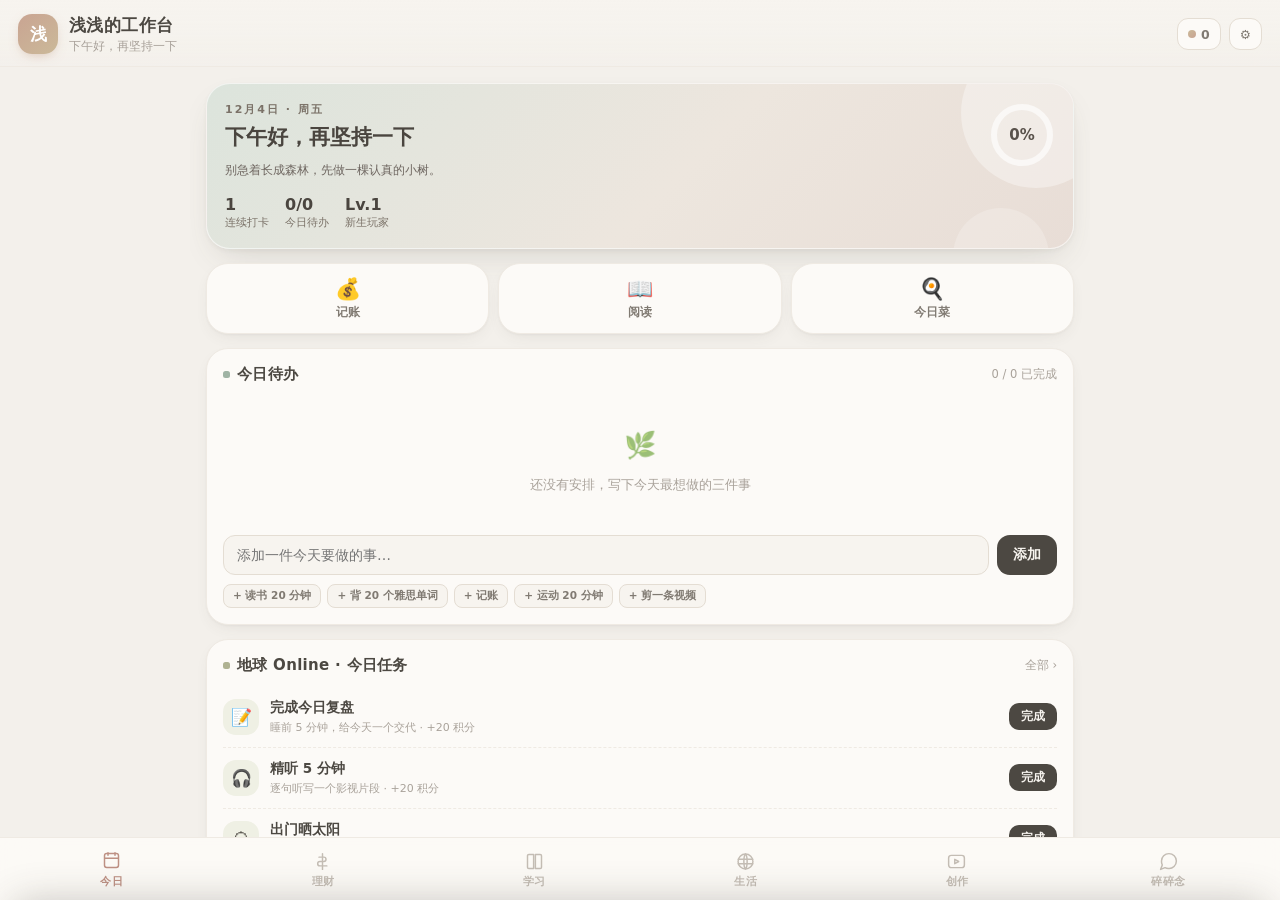
<file: index.html>
<!DOCTYPE html>
<html lang="zh-CN">
<head>
<meta charset="UTF-8" />
<meta name="viewport" content="width=device-width, initial-scale=1.0, maximum-scale=1.0, user-scalable=no, viewport-fit=cover" />
<meta name="theme-color" content="#F3F0EB" />
<meta name="apple-mobile-web-app-capable" content="yes" />
<meta name="apple-mobile-web-app-status-bar-style" content="default" />
<meta name="apple-mobile-web-app-title" content="浅浅台" />
<meta name="mobile-web-app-capable" content="yes" />
<title>浅浅的工作台</title>
<link rel="manifest" href="manifest.json" />
<link rel="icon" href="assets/icon-192.png" type="image/png" />
<link rel="apple-touch-icon" href="assets/icon-512.png" />
<link rel="stylesheet" href="assets/css/app.css" />
<script>
  // 注册 Service Worker：让网站可被"安装"成独立 App（仅 http(s) 下生效，file:// 跳过）
  if ("serviceWorker" in navigator && location.protocol.indexOf("http") === 0) {
    window.addEventListener("load", function () {
      navigator.serviceWorker.register("sw.js").catch(function () {});
    });
  }
</script>
</head>
<body>

<div class="phone" id="phone">

  <!-- ===== 顶部栏 ===== -->
  <header class="topbar" id="topbar">
    <div class="topbar-l">
      <div class="avatar" id="avatar">浅</div>
      <div class="topbar-txt">
        <h1 id="topTitle">浅浅的工作台</h1>
        <p id="topSub">今天也要慢慢变好呀</p>
      </div>
    </div>
    <div class="topbar-r">
      <button class="icon-btn" id="btnCoin" title="我的积分">
        <span class="coin-dot"></span><span id="coinNum">0</span>
      </button>
      <button class="icon-btn" id="btnSetting" title="设置">⚙</button>
    </div>
  </header>

  <!-- ===== 内容区 ===== -->
  <main class="screen" id="screen"></main>

  <!-- ===== 底部导航 ===== -->
  <nav class="tabbar" id="tabbar">
    <button class="tab active" data-tab="today">
      <svg viewBox="0 0 24 24"><path d="M4 6.5A2.5 2.5 0 0 1 6.5 4h11A2.5 2.5 0 0 1 20 6.5v11a2.5 2.5 0 0 1-2.5 2.5h-11A2.5 2.5 0 0 1 4 17.5v-11Z"/><path d="M8 3v3M16 3v3M4.5 9.5h15"/></svg>
      <span>今日</span>
    </button>
    <button class="tab" data-tab="money">
      <svg viewBox="0 0 24 24"><path d="M12 3v18M8 7h5.5a2.5 2.5 0 0 1 0 5H9a2.5 2.5 0 0 0 0 5H17"/></svg>
      <span>理财</span>
    </button>
    <button class="tab" data-tab="learn">
      <svg viewBox="0 0 24 24"><path d="M4 5.5A1.5 1.5 0 0 1 5.5 4H11v16H5.5A1.5 1.5 0 0 1 4 18.5v-13Z"/><path d="M20 5.5A1.5 1.5 0 0 0 18.5 4H13v16h5.5a1.5 1.5 0 0 0 1.5-1.5v-13Z"/></svg>
      <span>学习</span>
    </button>
    <button class="tab" data-tab="life">
      <svg viewBox="0 0 24 24"><circle cx="12" cy="12" r="8.5"/><path d="M3.6 9.5h16.8M3.6 14.5h16.8M12 3.5c2.5 2.6 2.5 14.4 0 17M12 3.5c-2.5 2.6-2.5 14.4 0 17"/></svg>
      <span>生活</span>
    </button>
    <button class="tab" data-tab="media">
      <svg viewBox="0 0 24 24"><rect x="3" y="5" width="18" height="14" rx="3"/><path d="M10 9.5v5l4.5-2.5-4.5-2.5Z"/></svg>
      <span>创作</span>
    </button>
    <button class="tab" data-tab="muse">
      <svg viewBox="0 0 24 24"><path d="M21 11.5a8.38 8.38 0 0 1-9 8.4 9 9 0 0 1-4-.9L3 21l1.9-5A8.38 8.38 0 0 1 4 11.5 8.5 8.5 0 0 1 21 11.5Z"/></svg>
      <span>碎碎念</span>
    </button>
  </nav>

  <!-- ===== 应用锁覆盖层 ===== -->
  <div class="lock-layer" id="lockLayer"></div>

  <!-- ===== 弹层 ===== -->
  <div class="sheet-mask" id="sheetMask"></div>
  <div class="sheet" id="sheet">
    <div class="sheet-bar"></div>
    <div class="sheet-head"><h3 id="sheetTitle">标题</h3><button class="sheet-x" id="sheetClose">✕</button></div>
    <div class="sheet-body" id="sheetBody"></div>
  </div>

  <div class="toast" id="toast"></div>
</div>

<script src="assets/js/vendor/supabase.min.js"></script>
<script src="assets/js/data.js"></script>
<script src="assets/js/store.js"></script>
<script src="assets/js/ui.js"></script>
<script src="assets/js/view-today.js"></script>
<script src="assets/js/view-money.js"></script>
<script src="assets/js/view-learn.js"></script>
<script src="assets/js/view-life.js"></script>
<script src="assets/js/view-media.js"></script>
<script src="assets/js/view-muse.js"></script>
<script src="assets/js/app.js"></script>
</body>
</html>
</file>
<file: assets/css/app.css>
/* ============ 浅浅的工作台 · 莫兰迪主题 ============ */
:root{
  /* 背景层 */
  --bg:#F3F0EB;
  --bg-2:#EDE8E1;
  --card:#FCFAF7;
  --card-2:#F7F4EF;
  --line:#E4DDD3;
  --line-2:#EFEAE3;

  /* 文字 */
  --ink:#4C4842;
  --ink-2:#807A72;
  --ink-3:#A9A29A;
  --ink-4:#C4BDB4;

  /* 莫兰迪主色盘 */
  --sage:#9FB3A4;      --sage-s:#E7EEE8;
  --clay:#C9A492;      --clay-s:#F4E8E2;
  --mist:#A3B4C2;      --mist-s:#E6EDF2;
  --lilac:#AFA3B8;     --lilac-s:#EEEAF1;
  --sand:#CBB999;      --sand-s:#F3EDE1;
  --rose:#C79AA0;      --rose-s:#F4E7E9;
  --olive:#AFB292;     --olive-s:#EFF0E4;
  --terra:#BE9184;     --terra-s:#F2E6E1;

  --ok:#8FA98E;
  --warn:#C9A06A;
  --up:#C0736F;   /* 涨/支出 红 */
  --down:#7F9E86; /* 跌/收入 绿 */

  --r-l:22px; --r-m:16px; --r-s:11px;
  --sh:0 1px 2px rgba(76,72,66,.04), 0 6px 18px -8px rgba(76,72,66,.14);
  --sh-2:0 2px 4px rgba(76,72,66,.05), 0 14px 34px -14px rgba(76,72,66,.22);
  --ff:"PingFang SC","HarmonyOS Sans SC","Noto Sans SC","Microsoft YaHei",-apple-system,system-ui,sans-serif;
}

*{box-sizing:border-box;-webkit-tap-highlight-color:transparent;}
html,body{margin:0;padding:0;height:100%;}
body{
  font-family:var(--ff); color:var(--ink); background:#E8E3DC;
  display:flex;align-items:center;justify-content:center;
  overflow:hidden;
}
button{font-family:inherit;color:inherit;border:none;background:none;cursor:pointer;font-size:inherit;}
input,textarea,select{font-family:inherit;color:var(--ink);font-size:15px;}
::-webkit-scrollbar{width:0;height:0;}

/* ============ 手机外壳 ============ */
.phone{
  position:relative;width:100%;max-width:430px;height:100vh;max-height:940px;
  background:var(--bg);display:flex;flex-direction:column;overflow:hidden;
  box-shadow:0 30px 80px -30px rgba(60,55,50,.4);
}
@media(min-width:520px){
  body{background:var(--bg);}
  .phone{width:100%;max-width:none;height:100vh;max-height:none;border-radius:0;box-shadow:none;}
  .screen{max-width:900px;margin:0 auto;width:100%;}
}

/* ============ 顶部栏 ============ */
.topbar{
  flex:0 0 auto;display:flex;align-items:center;justify-content:space-between;gap:10px;
  padding:calc(14px + env(safe-area-inset-top)) 18px 12px;
  background:linear-gradient(180deg,#F7F4EF 0%,rgba(243,240,235,.92) 100%);
  border-bottom:1px solid var(--line-2);backdrop-filter:blur(12px);z-index:20;
}
.topbar-l{display:flex;align-items:center;gap:11px;min-width:0;}
.avatar{
  width:40px;height:40px;border-radius:14px;flex:0 0 auto;
  background:linear-gradient(140deg,var(--clay),var(--sand));
  color:#fff;display:grid;place-items:center;font-size:17px;font-weight:600;
  box-shadow:0 4px 12px -4px rgba(201,164,146,.7);
}
.topbar-txt{min-width:0;}
.topbar-txt h1{margin:0;font-size:16.5px;font-weight:650;letter-spacing:.4px;}
.topbar-txt p{margin:2px 0 0;font-size:11.5px;color:var(--ink-3);white-space:nowrap;overflow:hidden;text-overflow:ellipsis;}
.topbar-r{display:flex;align-items:center;gap:8px;}
.icon-btn{
  height:32px;min-width:32px;padding:0 10px;border-radius:11px;background:var(--card);
  border:1px solid var(--line);display:flex;align-items:center;gap:5px;
  font-size:12.5px;font-weight:600;color:var(--ink-2);
}
.icon-btn:active{transform:scale(.94);}
.coin-dot{width:8px;height:8px;border-radius:50%;background:linear-gradient(140deg,var(--sand),var(--clay));}

/* ============ 内容区 ============ */
.screen{
  flex:1;min-height:0;overflow-y:auto;overflow-x:hidden;padding:16px 16px 24px;
  -webkit-overflow-scrolling:touch;
}
.screen>*{animation:rise .38s cubic-bezier(.22,.9,.3,1) both;}
@keyframes rise{from{opacity:0;transform:translateY(12px);}to{opacity:1;transform:none;}}

/* ============ 底部导航 ============ */
.tabbar{
  flex:0 0 auto;display:grid;grid-template-columns:repeat(6,1fr);
  padding:7px 6px calc(7px + env(safe-area-inset-bottom));
  background:rgba(252,250,247,.94);backdrop-filter:blur(16px);
  border-top:1px solid var(--line-2);z-index:20;
}
.tab{display:flex;flex-direction:column;align-items:center;gap:3px;padding:6px 0 4px;border-radius:12px;color:var(--ink-4);transition:color .2s;}
.tab svg{width:21px;height:21px;fill:none;stroke:currentColor;stroke-width:1.7;stroke-linecap:round;stroke-linejoin:round;}
.tab span{font-size:10.5px;font-weight:600;letter-spacing:.3px;}
.tab.active{color:var(--terra);}
.tab.active svg{transform:translateY(-1px);}
.tab:active{transform:scale(.93);}

/* ============ 通用卡片 ============ */
.card{background:var(--card);border:1px solid var(--line-2);border-radius:var(--r-l);padding:16px;box-shadow:var(--sh);margin-bottom:14px;}
.card.tight{padding:13px 14px;}
.card.flat{box-shadow:none;background:var(--card-2);}
.sec-head{display:flex;align-items:center;justify-content:space-between;gap:8px;margin-bottom:12px;}
.sec-head h2{margin:0;font-size:15px;font-weight:650;letter-spacing:.3px;display:flex;align-items:center;gap:7px;}
.sec-head .more{font-size:11.5px;color:var(--ink-3);font-weight:500;}
.dot{width:7px;height:7px;border-radius:2.5px;flex:0 0 auto;}
.muted{color:var(--ink-3);font-size:12px;}
.tiny{font-size:11px;color:var(--ink-3);}

/* 页头 */
.page-hero{margin-bottom:16px;}
.page-hero .date{font-size:11.5px;color:var(--ink-3);letter-spacing:1.4px;text-transform:uppercase;font-weight:600;}
.page-hero h2{margin:6px 0 4px;font-size:24px;font-weight:680;letter-spacing:.5px;line-height:1.25;}
.page-hero p{margin:0;font-size:12.5px;color:var(--ink-2);line-height:1.6;}

/* 药丸 / 标签 */
.pill{display:inline-flex;align-items:center;gap:4px;padding:3px 9px;border-radius:8px;font-size:10.5px;font-weight:600;letter-spacing:.2px;}
.chips{display:flex;gap:7px;overflow-x:auto;padding-bottom:2px;margin-bottom:12px;}
.chip{flex:0 0 auto;padding:6px 13px;border-radius:11px;background:var(--card);border:1px solid var(--line);font-size:12.5px;font-weight:600;color:var(--ink-2);transition:.18s;}
.chip.on{background:var(--ink);color:#F7F4EF;border-color:var(--ink);}

/* 按钮 */
.btn{display:inline-flex;align-items:center;justify-content:center;gap:6px;padding:11px 16px;border-radius:13px;font-size:13.5px;font-weight:650;background:var(--ink);color:#F7F4EF;transition:.16s;}
.btn:active{transform:scale(.97);}
.btn.ghost{background:var(--card);color:var(--ink-2);border:1px solid var(--line);}
.btn.soft{background:var(--sage-s);color:#5F7563;}
.btn.block{width:100%;}
.btn.sm{padding:8px 13px;font-size:12.5px;border-radius:11px;}
.btn[disabled]{opacity:.45;pointer-events:none;}

/* 输入 */
.fld{margin-bottom:12px;}
.fld label{display:block;font-size:11.5px;font-weight:650;color:var(--ink-2);margin-bottom:6px;letter-spacing:.3px;}
.inp,textarea.inp,select.inp{
  width:100%;padding:11px 13px;border-radius:12px;border:1px solid var(--line);
  background:var(--card-2);outline:none;transition:.18s;font-size:14px;
}
.inp:focus{border-color:var(--clay);background:#fff;box-shadow:0 0 0 3px rgba(201,164,146,.14);}
textarea.inp{resize:vertical;min-height:76px;line-height:1.65;}

/* 进度条 */
.bar{height:7px;border-radius:4px;background:var(--line-2);overflow:hidden;}
.bar>i{display:block;height:100%;border-radius:4px;background:var(--sage);transition:width .5s cubic-bezier(.3,1,.4,1);}

/* 空态 */
.empty{text-align:center;padding:26px 14px;color:var(--ink-3);font-size:12.5px;line-height:1.8;}
.empty .em{font-size:26px;display:block;margin-bottom:6px;opacity:.6;}

/* 网格 */
.grid2{display:grid;grid-template-columns:1fr 1fr;gap:11px;}
.grid3{display:grid;grid-template-columns:repeat(3,1fr);gap:9px;}

/* ============ 今日页 ============ */
.hero-card{
  border-radius:24px;padding:18px;margin-bottom:14px;position:relative;overflow:hidden;
  background:linear-gradient(135deg,#DCE4DC 0%,#EDE6DE 55%,#E8DDD6 100%);
  border:1px solid rgba(255,255,255,.6);box-shadow:var(--sh-2);
}
.hero-card::after{content:"";position:absolute;right:-38px;top:-46px;width:150px;height:150px;border-radius:50%;background:rgba(255,255,255,.34);}
.hero-card::before{content:"";position:absolute;right:24px;bottom:-56px;width:96px;height:96px;border-radius:50%;background:rgba(255,255,255,.2);}
.hero-top{display:flex;justify-content:space-between;align-items:flex-start;position:relative;z-index:1;gap:12px;}
.hero-date{font-size:11px;letter-spacing:2px;color:#7B7268;font-weight:700;}
.hero-h{margin:7px 0 0;font-size:21px;font-weight:680;color:#4A453F;line-height:1.3;}
.hero-quote{margin:9px 0 0;font-size:12px;color:#6E6660;line-height:1.7;max-width:78%;position:relative;z-index:1;}
.ring{position:relative;width:66px;height:66px;flex:0 0 auto;}
.ring svg{transform:rotate(-90deg);}
.ring-txt{position:absolute;inset:0;display:grid;place-items:center;font-size:15px;font-weight:700;color:#59524B;}
.hero-stats{display:flex;gap:16px;margin-top:14px;position:relative;z-index:1;}
.hero-stats div{font-size:11px;color:#7B7268;}
.hero-stats b{display:block;font-size:16px;color:#4A453F;font-weight:680;margin-bottom:1px;}

/* 待办 */
.todo{display:flex;align-items:flex-start;gap:11px;padding:11px 2px;border-bottom:1px dashed var(--line-2);}
.todo:last-child{border-bottom:none;}
.tbox{width:20px;height:20px;border-radius:7px;border:1.8px solid var(--ink-4);flex:0 0 auto;margin-top:1px;display:grid;place-items:center;transition:.18s;}
.tbox.on{background:var(--sage);border-color:var(--sage);}
.tbox.on::after{content:"";width:9px;height:5px;border-left:2px solid #fff;border-bottom:2px solid #fff;transform:rotate(-45deg) translate(1px,-1px);}
.todo-body{flex:1;min-width:0;}
.todo-t{font-size:14px;line-height:1.45;word-break:break-word;}
.todo.done .todo-t{color:var(--ink-4);text-decoration:line-through;}
.todo-m{display:flex;gap:6px;align-items:center;margin-top:4px;}
.todo-x{color:var(--ink-4);font-size:15px;padding:2px 4px;flex:0 0 auto;}
.add-row{display:flex;gap:8px;margin-top:12px;}
.add-row .inp{flex:1;}

/* 复盘 */
.rv-q{margin-bottom:12px;}
.rv-q h4{margin:0 0 6px;font-size:12.5px;font-weight:650;color:var(--ink-2);display:flex;align-items:center;gap:6px;}
.mood-row{display:flex;gap:8px;margin-bottom:14px;}
.mood{flex:1;padding:9px 0;border-radius:13px;background:var(--card-2);border:1px solid var(--line-2);text-align:center;transition:.18s;}
.mood .e{font-size:19px;display:block;line-height:1.2;}
.mood .l{font-size:10px;color:var(--ink-3);margin-top:2px;}
.mood.on{background:var(--clay-s);border-color:var(--clay);}
.mood.on .l{color:var(--terra);font-weight:650;}
.stars{display:flex;gap:6px;}
.star{font-size:22px;color:var(--line);transition:.15s;}
.star.on{color:var(--sand);}

/* 新闻 */
.news-i{display:flex;gap:11px;padding:11px 0;border-bottom:1px dashed var(--line-2);}
.news-i:last-child{border-bottom:none;}
.news-n{width:20px;height:20px;border-radius:7px;background:var(--mist-s);color:var(--mist);font-size:11px;font-weight:700;display:grid;place-items:center;flex:0 0 auto;margin-top:2px;}
.news-b h5{margin:0;font-size:13.5px;font-weight:600;line-height:1.45;}
.news-b p{margin:4px 0 0;font-size:11.5px;color:var(--ink-3);line-height:1.6;}

/* ============ 理财页 ============ */
.money-hero{background:linear-gradient(135deg,#DFE5E9 0%,#E9E4E7 100%);}
.amt{font-size:27px;font-weight:680;letter-spacing:-.5px;}
.amt.out{color:var(--up);} .amt.in{color:var(--down);}
.kv{display:flex;justify-content:space-between;align-items:center;padding:9px 0;border-bottom:1px dashed var(--line-2);font-size:13px;}
.kv:last-child{border-bottom:none;}
.kv b{font-weight:650;}
.day-row{cursor:pointer;border-radius:9px;padding-left:6px;padding-right:6px;margin:0 -6px;transition:.14s;}
.day-row:hover{background:var(--card-2);}
.day-add{color:var(--olive);font-weight:600;}
.menu-item{display:flex;justify-content:space-between;align-items:center;gap:10px;padding:7px 0;border-bottom:1px dashed var(--line-2);font-size:14px;color:var(--ink);}
.menu-item:last-child{border-bottom:none;}
.menu-list{margin-bottom:10px;}
.cat-pick{display:grid;grid-template-columns:repeat(4,1fr);gap:8px;margin-bottom:12px;}
.cat-i{padding:9px 2px;border-radius:13px;background:var(--card-2);border:1px solid var(--line-2);text-align:center;transition:.16s;}
.cat-i .e{font-size:18px;display:block;}
.cat-i .l{font-size:10px;color:var(--ink-3);margin-top:3px;}
.cat-i.on{background:var(--sand-s);border-color:var(--sand);}
.cat-i.on .l{color:#8C7550;font-weight:650;}
.bill{display:flex;align-items:center;gap:11px;padding:10px 0;border-bottom:1px dashed var(--line-2);}
.bill:last-child{border-bottom:none;}
.bill-e{width:34px;height:34px;border-radius:12px;background:var(--card-2);display:grid;place-items:center;font-size:16px;flex:0 0 auto;}
.bill-b{flex:1;min-width:0;}
.bill-b h5{margin:0;font-size:13.5px;font-weight:600;}
.bill-b p{margin:2px 0 0;font-size:10.5px;color:var(--ink-3);}
.bill-a{font-size:14.5px;font-weight:650;flex:0 0 auto;}
.barchart{display:flex;align-items:flex-end;gap:6px;height:86px;margin:6px 0 4px;}
.barchart .b{flex:1;background:var(--sage-s);border-radius:6px 6px 3px 3px;position:relative;min-height:4px;transition:height .5s;}
.barchart .b i{position:absolute;left:0;bottom:0;width:100%;border-radius:6px 6px 3px 3px;background:var(--sage);}
.bar-lbl{display:flex;gap:6px;}
.bar-lbl span{flex:1;text-align:center;font-size:9.5px;color:var(--ink-4);}
.lesson{display:flex;gap:11px;align-items:flex-start;padding:12px 0;border-bottom:1px dashed var(--line-2);}
.lesson:last-child{border-bottom:none;}
.lesson-n{width:26px;height:26px;border-radius:9px;font-size:11px;font-weight:700;display:grid;place-items:center;flex:0 0 auto;background:var(--lilac-s);color:var(--lilac);}
.lesson.done .lesson-n{background:var(--sage);color:#fff;}
.lesson-b h5{margin:0;font-size:13.5px;font-weight:620;}
.lesson-b p{margin:3px 0 0;font-size:11.5px;color:var(--ink-3);line-height:1.6;}

/* ============ 学习页 ============ */
.book{display:flex;gap:12px;padding:13px 0;border-bottom:1px dashed var(--line-2);}
.book:last-child{border-bottom:none;}
.book-c{width:50px;height:68px;border-radius:8px;flex:0 0 auto;display:grid;place-items:center;color:#fff;font-size:10px;font-weight:700;text-align:center;padding:4px;line-height:1.3;box-shadow:0 4px 10px -4px rgba(0,0,0,.25);}
.book-b{flex:1;min-width:0;}
.book-b h5{margin:0;font-size:14px;font-weight:640;}
.book-b .au{font-size:11px;color:var(--ink-3);margin:3px 0 5px;}
.book-b .de{font-size:11.5px;color:var(--ink-2);line-height:1.6;}
.book-links{display:flex;gap:7px;margin-top:8px;flex-wrap:wrap;}
.lk{padding:4px 9px;border-radius:8px;background:var(--card-2);border:1px solid var(--line);font-size:10.5px;color:var(--ink-2);text-decoration:none;font-weight:600;}
.lk:active{background:var(--line-2);}

.flash{
  border-radius:20px;padding:26px 18px;text-align:center;min-height:172px;
  display:flex;flex-direction:column;align-items:center;justify-content:center;gap:8px;
  background:linear-gradient(140deg,#E9EEE9,#F1EBE4);border:1px solid var(--line-2);cursor:pointer;
}
.flash .w{font-size:28px;font-weight:640;letter-spacing:.5px;}
.flash .ph{font-size:12.5px;color:var(--ink-3);}
.flash .mean{font-size:15px;font-weight:600;color:#5F7563;}
.flash .ex{font-size:12px;color:var(--ink-2);line-height:1.7;margin-top:4px;}
.flash .hint{font-size:10.5px;color:var(--ink-4);margin-top:6px;}
.dlg{padding:11px 0;border-bottom:1px dashed var(--line-2);}
.dlg:last-child{border-bottom:none;}
.dlg .who{font-size:10.5px;font-weight:700;color:var(--mist);letter-spacing:.5px;}
.dlg .en{font-size:13.5px;line-height:1.6;margin-top:3px;}
.dlg .cn{font-size:11.5px;color:var(--ink-3);margin-top:3px;line-height:1.6;}
.scene-tip{background:var(--mist-s);border-radius:13px;padding:11px 13px;font-size:11.5px;color:#5B6C78;line-height:1.7;margin-top:10px;}
.movie-hd{border-radius:16px;padding:14px;background:linear-gradient(135deg,#E4E0E8,#EFE9E4);margin-bottom:12px;}
.movie-hd h4{margin:0;font-size:15px;font-weight:650;}
.movie-hd p{margin:4px 0 0;font-size:11.5px;color:var(--ink-2);}
.blank{display:inline-block;min-width:52px;border-bottom:1.6px solid var(--clay);text-align:center;color:var(--terra);font-weight:650;}

/* ============ 生活页 ============ */
.recipe{border-radius:18px;overflow:hidden;border:1px solid var(--line-2);background:var(--card);margin-bottom:12px;box-shadow:var(--sh);}
.recipe-top{padding:14px 15px;background:linear-gradient(135deg,var(--sand-s),var(--clay-s));}
.recipe-top h4{margin:0;font-size:16px;font-weight:660;}
.recipe-meta{display:flex;gap:12px;margin-top:7px;}
.recipe-meta span{font-size:10.5px;color:#8A7A66;font-weight:600;}
.recipe-body{padding:13px 15px;}
.recipe-body h6{margin:0 0 5px;font-size:11px;font-weight:700;color:var(--ink-3);letter-spacing:.6px;}
.recipe-body p{margin:0 0 11px;font-size:12.5px;line-height:1.75;color:var(--ink-2);}
.recipe-body ol{margin:0 0 11px;padding-left:17px;font-size:12.5px;line-height:1.85;color:var(--ink-2);}
.shot{position:relative;border-radius:16px;overflow:hidden;background:var(--card-2);border:1.6px dashed var(--line);aspect-ratio:1;display:grid;place-items:center;}
.shot img{width:100%;height:100%;object-fit:cover;}
.shot .ph{text-align:center;color:var(--ink-4);font-size:11px;}
.shot .ph .e{font-size:22px;display:block;margin-bottom:3px;}
.shot .del{position:absolute;top:6px;right:6px;width:22px;height:22px;border-radius:50%;background:rgba(0,0,0,.42);color:#fff;font-size:12px;display:grid;place-items:center;}
.gal{display:grid;grid-template-columns:repeat(3,1fr);gap:8px;}

/* 地球 Online */
.earth{border-radius:22px;padding:17px;background:linear-gradient(140deg,#D8E2DC 0%,#E4E7DE 50%,#EDE5DC 100%);border:1px solid rgba(255,255,255,.6);position:relative;overflow:hidden;margin-bottom:14px;}
.earth::after{content:"";position:absolute;right:-30px;top:-30px;width:120px;height:120px;border-radius:50%;background:rgba(255,255,255,.3);}
.earth-top{display:flex;justify-content:space-between;align-items:center;position:relative;z-index:1;}
.earth-lv{font-size:11px;letter-spacing:1.6px;color:#6F7A6E;font-weight:700;}
.earth-t{margin:6px 0 0;font-size:19px;font-weight:680;color:#464C46;}
.earth-badge{width:52px;height:52px;border-radius:18px;background:rgba(255,255,255,.7);display:grid;place-items:center;font-size:24px;}
.exp-row{margin-top:14px;position:relative;z-index:1;}
.exp-row .lb{display:flex;justify-content:space-between;font-size:10.5px;color:#6F7A6E;font-weight:600;margin-bottom:5px;}
.quest{display:flex;align-items:center;gap:11px;padding:12px 0;border-bottom:1px dashed var(--line-2);}
.quest:last-child{border-bottom:none;}
.q-e{width:36px;height:36px;border-radius:13px;display:grid;place-items:center;font-size:17px;flex:0 0 auto;background:var(--olive-s);}
.q-b{flex:1;min-width:0;}
.q-b h5{margin:0;font-size:13.5px;font-weight:620;}
.q-b p{margin:3px 0 0;font-size:11px;color:var(--ink-3);}
.q-go{padding:6px 12px;border-radius:10px;background:var(--ink);color:#F7F4EF;font-size:11.5px;font-weight:650;flex:0 0 auto;}
.q-go.done{background:var(--sage-s);color:var(--sage);}
.quest.done h5{color:var(--ink-4);text-decoration:line-through;}
.badges{display:grid;grid-template-columns:repeat(4,1fr);gap:10px;}
.badge{text-align:center;}
.badge .b{width:100%;aspect-ratio:1;border-radius:17px;background:var(--card-2);border:1px solid var(--line-2);display:grid;place-items:center;font-size:21px;filter:grayscale(1);opacity:.4;}
.badge.on .b{filter:none;opacity:1;background:var(--sand-s);border-color:var(--sand);}
.badge .n{font-size:9.5px;color:var(--ink-3);margin-top:5px;line-height:1.3;}

/* ============ 自媒体页 ============ */
.acct{border-radius:22px;padding:18px;background:linear-gradient(140deg,#E9DDE0 0%,#E5E2E9 60%,#DFE6E4 100%);border:1px solid rgba(255,255,255,.6);margin-bottom:14px;position:relative;overflow:hidden;}
.acct::after{content:"";position:absolute;right:-34px;bottom:-40px;width:130px;height:130px;border-radius:50%;background:rgba(255,255,255,.28);}
.acct .lb{font-size:10.5px;letter-spacing:1.8px;color:#7C7078;font-weight:700;}
.acct h3{margin:7px 0 0;font-size:23px;font-weight:700;color:#4A434A;letter-spacing:.5px;}
.acct .slogan{margin:7px 0 0;font-size:12px;color:#6D6570;line-height:1.7;position:relative;z-index:1;}
.acct-tags{display:flex;gap:6px;flex-wrap:wrap;margin-top:11px;position:relative;z-index:1;}
.acct-tags span{padding:4px 10px;border-radius:9px;background:rgba(255,255,255,.66);font-size:10.5px;font-weight:600;color:#6D6570;}
.hot{display:flex;gap:10px;padding:11px 0;border-bottom:1px dashed var(--line-2);}
.hot:last-child{border-bottom:none;}
.hot-n{width:19px;height:19px;border-radius:6px;display:grid;place-items:center;font-size:10.5px;font-weight:800;color:#fff;flex:0 0 auto;margin-top:2px;}
.hot-b{flex:1;min-width:0;}
.hot-b h5{margin:0;font-size:13px;font-weight:600;line-height:1.5;}
.hot-b p{margin:3px 0 0;font-size:11px;color:var(--ink-3);line-height:1.6;}
.step{display:flex;gap:12px;}
.step-line{width:22px;flex:0 0 auto;display:flex;flex-direction:column;align-items:center;}
.step-dot{width:11px;height:11px;border-radius:50%;background:var(--line);border:2.5px solid var(--card);box-shadow:0 0 0 1.5px var(--line);margin-top:4px;}
.step.on .step-dot{background:var(--terra);box-shadow:0 0 0 1.5px var(--terra);}
.step-bar{flex:1;width:1.6px;background:var(--line-2);margin:4px 0;}
.step-b{flex:1;padding-bottom:16px;}
.step-b h5{margin:0;font-size:13.5px;font-weight:640;}
.step-b .wk{font-size:10px;color:var(--terra);font-weight:700;letter-spacing:.6px;}
.step-b p{margin:5px 0 0;font-size:11.5px;color:var(--ink-2);line-height:1.7;}
.tip-card{border-radius:18px;padding:16px;background:linear-gradient(135deg,#E6E2EA,#EFEAE3);border:1px solid var(--line-2);}
.tip-card .n{font-size:10.5px;letter-spacing:1.4px;color:var(--lilac);font-weight:700;}
.tip-card h4{margin:7px 0 6px;font-size:16px;font-weight:660;}
.tip-card p{margin:0;font-size:12.5px;line-height:1.8;color:var(--ink-2);}
.tip-steps{margin:10px 0 0;padding-left:16px;font-size:12px;line-height:1.85;color:var(--ink-2);}

/* ============ 弹层 ============ */
.sheet-mask{position:absolute;inset:0;background:rgba(60,55,50,.32);opacity:0;pointer-events:none;transition:.26s;z-index:40;backdrop-filter:blur(2px);}
.sheet-mask.on{opacity:1;pointer-events:auto;}
.sheet{
  position:absolute;left:0;right:0;bottom:0;z-index:41;max-height:82%;
  background:var(--bg);border-radius:26px 26px 0 0;transform:translateY(102%);
  transition:transform .34s cubic-bezier(.22,.9,.3,1);display:flex;flex-direction:column;
  box-shadow:0 -12px 40px -14px rgba(60,55,50,.3);
}
.sheet.on{transform:none;}
.sheet-bar{width:38px;height:4px;border-radius:3px;background:var(--line);margin:9px auto 0;flex:0 0 auto;}
.sheet-head{display:flex;align-items:center;justify-content:space-between;padding:12px 18px 8px;flex:0 0 auto;}
.sheet-head h3{margin:0;font-size:16px;font-weight:660;}
.sheet-x{color:var(--ink-3);font-size:16px;width:28px;height:28px;border-radius:9px;background:var(--card);}
.sheet-body{padding:4px 18px calc(20px + env(safe-area-inset-bottom));overflow-y:auto;}

/* Toast */
.toast{
  position:absolute;left:50%;bottom:88px;transform:translate(-50%,14px);z-index:60;
  background:rgba(64,60,55,.93);color:#F7F4EF;padding:10px 18px;border-radius:13px;
  font-size:13px;font-weight:600;opacity:0;pointer-events:none;transition:.28s;white-space:nowrap;max-width:88%;
}
.toast.on{opacity:1;transform:translate(-50%,0);}

/* 打卡完成动画 */
@keyframes pop{0%{transform:scale(1);}45%{transform:scale(1.16);}100%{transform:scale(1);}}
.pop{animation:pop .4s ease;}

/* ============ 应用锁 ============ */
.lock-layer{
  position:absolute;inset:0;z-index:30;display:none;
  background:linear-gradient(160deg,#EDE9E2 0%,#E2E6E3 50%,#E8E0DA 100%);
  align-items:center;justify-content:center;padding:24px;
}
.lock-layer.on{display:flex;}
.lock-inner{width:100%;max-width:320px;display:flex;flex-direction:column;align-items:center;text-align:center;animation:rise .4s both;}
.lock-inner.wrong{animation:lockShake .42s;}
.lock-ava{width:64px;height:64px;border-radius:22px;background:linear-gradient(140deg,var(--clay),var(--sand));color:#fff;display:grid;place-items:center;font-size:26px;font-weight:600;box-shadow:0 8px 22px -8px rgba(201,164,146,.7);margin-bottom:14px;}
.lock-hi{margin:0;font-size:20px;font-weight:680;color:var(--ink);}
.lock-sub{margin:6px 0 0;font-size:12.5px;color:var(--ink-3);}
.lock-dots{display:flex;gap:11px;justify-content:center;margin:20px 0 26px;}
.lock-dots i{width:13px;height:13px;border-radius:50%;background:var(--line);transition:.18s;}
.lock-dots i.on{background:var(--ink);transform:scale(1.06);}
.lock-kp{display:grid;grid-template-columns:repeat(3,1fr);gap:12px;width:100%;max-width:264px;}
.lkp{height:58px;border-radius:18px;background:var(--card);border:1px solid var(--line);font-size:22px;font-weight:600;color:var(--ink);box-shadow:var(--sh);transition:.14s;}
.lkp:active{transform:scale(.94);background:var(--card-2);}
.lkp-x{font-size:20px;color:var(--ink-2);}
.lkp-go{background:var(--ink);color:#F7F4EF;font-size:15px;font-weight:650;}
.lock-forgot{margin-top:22px;font-size:12px;color:var(--ink-3);text-decoration:underline;background:none;}
@keyframes lockShake{0%,100%{transform:translateX(0);}20%{transform:translateX(-9px);}40%{transform:translateX(9px);}60%{transform:translateX(-6px);}80%{transform:translateX(6px);}}

/* ============ 碎碎念 ============ */
.muse-compose .chips{display:flex;gap:7px;flex-wrap:wrap;}
.muse-compose textarea{min-height:78px;resize:vertical;line-height:1.6;}
.muse-actions{display:flex;align-items:center;gap:10px;margin-top:11px;}
.muse-prev{position:relative;margin-top:11px;}
.muse-prev-img{display:block;width:100%;max-height:200px;object-fit:cover;border-radius:var(--r-m);border:1px solid var(--line-2);}
.muse-prev-x{position:absolute;top:8px;right:8px;width:26px;height:26px;border-radius:50%;background:rgba(76,72,66,.6);color:#fff;font-size:13px;display:grid;place-items:center;}
.muse-prev-x:active{transform:scale(.9);}

.muse-card{background:var(--card-2);border:1px solid var(--line-2);border-radius:var(--r-m);padding:12px 13px;margin-bottom:10px;}
.muse-card:last-child{margin-bottom:0;}
.muse-head{display:flex;align-items:center;gap:8px;margin-bottom:7px;}
.muse-head .pill{font-size:10.5px;font-weight:650;padding:2.5px 9px;border-radius:20px;}
.muse-time{font-size:11px;color:var(--ink-3);flex:1;}
.muse-text{font-size:14px;line-height:1.72;color:var(--ink);white-space:pre-wrap;word-break:break-word;}
.muse-ph{margin-top:9px;border-radius:var(--r-s);overflow:hidden;background:var(--bg-2);display:flex;align-items:center;justify-content:center;min-height:64px;}
.muse-ph .em{color:var(--ink-4);font-size:13px;}
.muse-img{display:block;width:100%;max-height:260px;object-fit:cover;}

/* ============ 复盘归档 / 回顾 ============ */
.rv-row{display:flex;align-items:center;gap:11px;padding:11px 4px;border-bottom:1px solid var(--line-2);cursor:pointer;}
.rv-row:last-child{border-bottom:none;}
.rv-row:active{background:var(--card-2);}
.rv-em{font-size:22px;width:30px;text-align:center;flex:0 0 auto;}
.rv-mid{flex:1;min-width:0;}
.rv-mid b{font-size:14px;font-weight:600;color:var(--ink);}
.rv-mid span{display:block;font-size:11.5px;color:var(--ink-3);margin-top:2px;letter-spacing:.5px;}
.rv-go{color:var(--ink-3);font-size:20px;flex:0 0 auto;}
.rv-q{margin-top:13px;}
.rv-q h4{font-size:13px;color:var(--ink-2);margin:0 0 5px;font-weight:650;}
.rv-p{font-size:13.5px;line-height:1.7;color:var(--ink);margin:3px 0;white-space:pre-wrap;word-break:break-word;}
.rev-stat{display:flex;gap:8px;margin:2px 0 4px;}
.rev-stat>div{flex:1;text-align:center;background:var(--bg);border-radius:12px;padding:12px 4px;}
.rev-stat b{display:block;font-size:20px;color:var(--ink);font-weight:700;}
.rev-stat span{font-size:11px;color:var(--ink-3);}
.rev-note{margin-top:13px;font-size:14.5px;line-height:1.85;color:var(--ink);background:var(--bg);border-radius:14px;padding:14px 15px;border:1px solid var(--line-2);}
</file>
